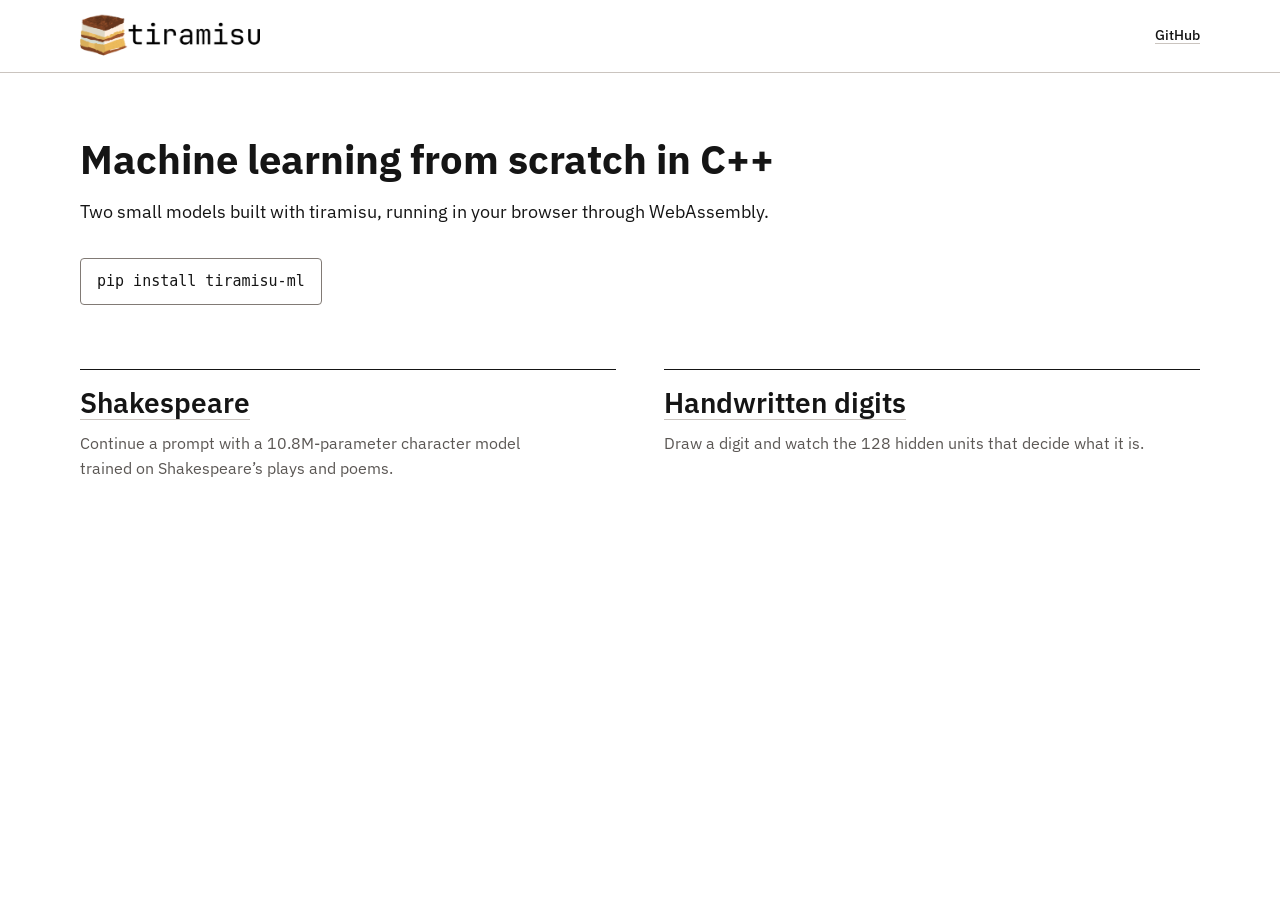
<file: web/static/index.html>
<!DOCTYPE html>
<html lang="en">
<head>
  <meta charset="UTF-8" />
  <meta name="viewport" content="width=device-width, initial-scale=1.0" />
  <meta name="description" content="Browser demos for tiramisu, a machine learning framework written from scratch in C++." />
  <title>tiramisu | browser demos</title>
  <link rel="icon" href="/favicon.ico" sizes="32x32" />
  <link rel="icon" href="/favicon.png" type="image/png" sizes="32x32" />
  <link rel="apple-touch-icon" href="/apple-touch-icon.png" />
  <link rel="preconnect" href="https://fonts.googleapis.com" />
  <link rel="preconnect" href="https://fonts.gstatic.com" crossorigin />
  <link href="https://fonts.googleapis.com/css2?family=IBM+Plex+Sans:wght@400;500;600;700&amp;family=Source+Serif+4:opsz,wght@8..60,400;8..60,600&amp;display=swap" rel="stylesheet" />
  <link rel="stylesheet" href="style.css" />
</head>
<body class="hub-page">
  <header class="site-header">
    <div class="shell site-header-inner">
      <a class="brand-link" href="./" aria-label="tiramisu demos home">
        <img src="wordmark.png" width="210" height="55" alt="tiramisu" />
      </a>
      <a class="header-link" href="https://github.com/dnexdev/tiramisu">GitHub</a>
    </div>
  </header>

  <main class="shell hub-main">
    <section class="hub-intro" aria-labelledby="hub-title">
      <h1 id="hub-title">Machine learning from scratch in C++</h1>
      <p>Two small models built with tiramisu, running in your browser through WebAssembly.</p>
      <pre class="install-command"><code>pip install tiramisu-ml</code></pre>
    </section>

    <nav class="demo-list" aria-label="Browser demos">
      <a class="demo-link demo-link-shakespeare" href="shakespeare/">
        <h2>Shakespeare</h2>
        <p>Continue a prompt with a 10.8M-parameter character model trained on Shakespeare’s plays and poems.</p>
      </a>
      <a class="demo-link demo-link-mnist" href="mnist/">
        <h2>Handwritten digits</h2>
        <p>Draw a digit and watch the 128 hidden units that decide what it is.</p>
      </a>
    </nav>
  </main>
</body>
</html>
</file>
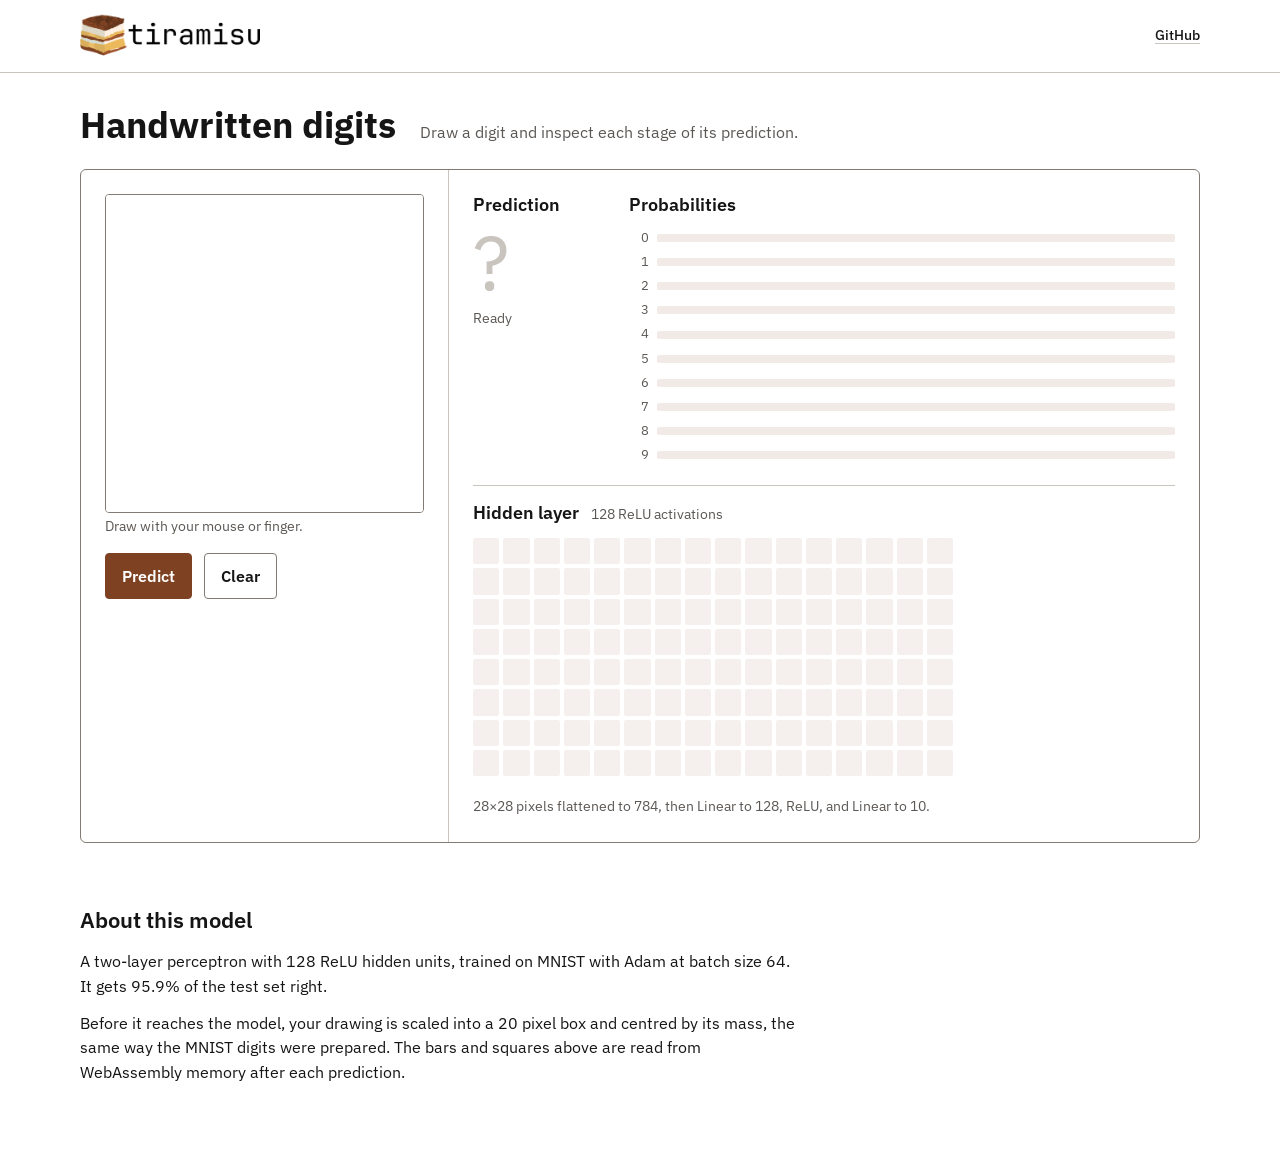
<file: web/static/mnist/index.html>
<!DOCTYPE html>
<html lang="en">
<head>
  <meta charset="UTF-8" />
  <meta name="viewport" content="width=device-width, initial-scale=1.0" />
  <meta name="description" content="Draw a handwritten digit and inspect a tiramisu MLP prediction in your browser." />
  <title>tiramisu | handwritten digits</title>
  <link rel="icon" href="/favicon.ico" sizes="32x32" />
  <link rel="icon" href="/favicon.png" type="image/png" sizes="32x32" />
  <link rel="apple-touch-icon" href="/apple-touch-icon.png" />
  <link rel="preconnect" href="https://fonts.googleapis.com" />
  <link rel="preconnect" href="https://fonts.gstatic.com" crossorigin />
  <link href="https://fonts.googleapis.com/css2?family=IBM+Plex+Sans:wght@400;500;600;700&amp;family=Source+Serif+4:opsz,wght@8..60,400;8..60,600&amp;display=swap" rel="stylesheet" />
  <link rel="stylesheet" href="../style.css" />
</head>
<body>
  <header class="site-header">
    <div class="shell site-header-inner">
      <a class="brand-link" href="../" aria-label="tiramisu demos home">
        <img src="../wordmark.png" width="210" height="55" alt="tiramisu" />
      </a>
      <a class="header-link" href="https://github.com/dnexdev/tiramisu">GitHub</a>
    </div>
  </header>

  <main class="shell demo-page">
    <div class="page-intro">
      <h1>Handwritten digits</h1>
      <p>Draw a digit and inspect each stage of its prediction.</p>
    </div>

    <section class="mnist-tool" aria-label="Handwritten digit classifier">
      <div class="drawing-panel">
        <canvas id="draw-canvas" width="320" height="320" tabindex="0" aria-label="Draw a digit from zero to nine"></canvas>
        <p class="canvas-hint">Draw with your mouse or finger.</p>
        <div class="btn-row canvas-actions">
          <button class="btn-primary" id="predict-btn">Predict</button>
          <button class="btn-secondary" id="clear-canvas-btn">Clear</button>
        </div>
      </div>

      <div class="result-area">
        <section class="prediction" aria-labelledby="prediction-heading">
          <h2 id="prediction-heading">Prediction</h2>
          <span class="prediction-digit is-empty" id="prediction-digit">?</span>
          <span class="prediction-status" id="prediction-status" role="status">Ready</span>
        </section>

        <div class="network-viz" id="network-viz">
          <section class="logits-view" aria-labelledby="logits-heading">
            <h2 id="logits-heading">Probabilities</h2>
            <div class="logits-chart" id="logits-chart" aria-label="Softmax probability for each digit"></div>
          </section>

          <section class="hidden-view" aria-labelledby="hidden-heading">
            <div class="hidden-heading-row">
              <h2 id="hidden-heading">Hidden layer</h2>
              <p>128 ReLU activations</p>
            </div>
            <div class="hidden-strip" id="hidden-strip" aria-label="Hidden layer activations"></div>
          </section>

          <p class="architecture">28×28 pixels flattened to 784, then Linear to 128, ReLU, and Linear to 10.</p>
        </div>
      </div>
    </section>

    <section class="about-model" aria-labelledby="about-mnist">
      <h2 id="about-mnist">About this model</h2>
      <p>A two-layer perceptron with 128 ReLU hidden units, trained on MNIST with Adam at batch size 64. It gets 95.9% of the test set right.</p>
      <p>Before it reaches the model, your drawing is scaled into a 20 pixel box and centred by its mass, the same way the MNIST digits were prepared. The bars and squares above are read from WebAssembly memory after each prediction.</p>
    </section>
  </main>

  <script type="module" src="mnist.js"></script>
</body>
</html>
</file>
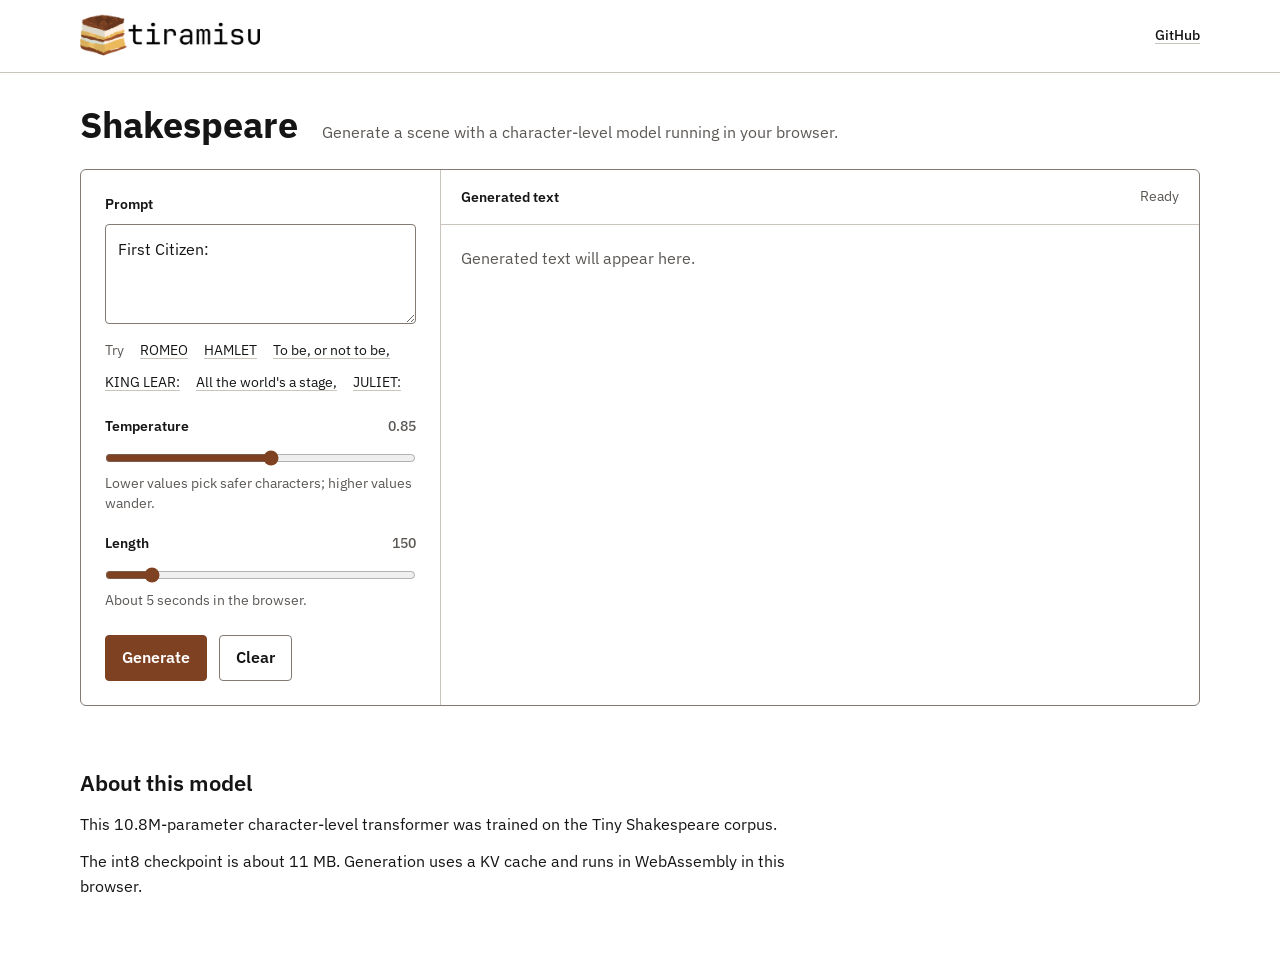
<file: web/static/shakespeare/index.html>
<!DOCTYPE html>
<html lang="en">
<head>
  <meta charset="UTF-8" />
  <meta name="viewport" content="width=device-width, initial-scale=1.0" />
  <meta name="description" content="Generate Shakespearean text in your browser with tiramisu and WebAssembly." />
  <title>tiramisu | Shakespeare</title>
  <link rel="icon" href="/favicon.ico" sizes="32x32" />
  <link rel="icon" href="/favicon.png" type="image/png" sizes="32x32" />
  <link rel="apple-touch-icon" href="/apple-touch-icon.png" />
  <link rel="preconnect" href="https://fonts.googleapis.com" />
  <link rel="preconnect" href="https://fonts.gstatic.com" crossorigin />
  <link href="https://fonts.googleapis.com/css2?family=IBM+Plex+Sans:wght@400;500;600;700&amp;family=Source+Serif+4:opsz,wght@8..60,400;8..60,600&amp;display=swap" rel="stylesheet" />
  <link rel="stylesheet" href="../style.css" />
</head>
<body>
  <header class="site-header">
    <div class="shell site-header-inner">
      <a class="brand-link" href="../" aria-label="tiramisu demos home">
        <img src="../wordmark.png" width="210" height="55" alt="tiramisu" />
      </a>
      <a class="header-link" href="https://github.com/dnexdev/tiramisu">GitHub</a>
    </div>
  </header>

  <main class="shell demo-page">
    <div class="page-intro">
      <h1>Shakespeare</h1>
      <p>Generate a scene with a character-level model running in your browser.</p>
    </div>

    <section class="shakespeare-tool" aria-label="Shakespeare text generator">
      <div class="generator-controls">
        <div class="field">
          <label for="prompt">Prompt</label>
          <textarea id="prompt" rows="3" spellcheck="false">First Citizen:
</textarea>
          <div class="prompts" id="prompt-chips" aria-label="Preset prompts"><span class="prompts-label">Try</span></div>
        </div>

        <div class="field">
          <label class="label-with-value" for="temperature">
            <span>Temperature</span>
            <span class="slider-val" id="temp-val">0.85</span>
          </label>
          <input type="range" id="temperature" min="0.1" max="1.5" step="0.05" value="0.85" />
          <p class="field-hint">Lower values pick safer characters; higher values wander.</p>
        </div>

        <div class="field">
          <label class="label-with-value" for="max-chars">
            <span>Length</span>
            <span class="slider-val" id="chars-val">150</span>
          </label>
          <input type="range" id="max-chars" min="50" max="800" step="50" value="150" />
          <p class="field-hint" id="time-hint">About 5 seconds in the browser.</p>
        </div>

        <div class="btn-row">
          <button class="btn-primary" id="generate-btn">Generate</button>
          <button class="btn-secondary" id="clear-btn">Clear</button>
        </div>
      </div>

      <div class="output-wrap">
        <div class="output-header">
          <h2>Generated text</h2>
          <span class="output-status" id="status" role="status">Ready</span>
        </div>
        <div id="output-text" class="empty">Generated text will appear here.</div>
      </div>
    </section>

    <section class="about-model" aria-labelledby="about-shakespeare">
      <h2 id="about-shakespeare">About this model</h2>
      <p>This 10.8M-parameter character-level transformer was trained on the Tiny Shakespeare corpus.</p>
      <p>The int8 checkpoint is about 11 MB. Generation uses a KV cache and runs in WebAssembly in this browser.</p>
    </section>
  </main>

  <script type="module" src="main.js"></script>
</body>
</html>
</file>
<file: web/static/style.css>
:root {
  --color-ground: #FFFFFF;
  --color-ink: #151515;
  --color-muted: #5B5754;
  --color-line: #CAC4BF;
  --color-field-edge: #817A75;
  --color-cocoa: #7E4223;
  --color-cocoa-dark: #68361D;
  --color-cocoa-soft: #F1EAE6;
  --color-disabled-fill: #DDD8D4;
  --color-disabled-ink: #59534F;
  --color-error: #9B2020;
  --color-highlight: #ECBA5B;
  --color-transparent: transparent;
  --font-ui: "IBM Plex Sans", sans-serif;
  --font-reading: "Source Serif 4", serif;
  --font-code: monospace;
  --container: 1120px;
  --space-1: 4px;
  --space-2: 8px;
  --space-3: 12px;
  --space-4: 16px;
  --space-5: 20px;
  --space-6: 24px;
  --space-8: 32px;
  --space-10: 40px;
  --space-12: 48px;
  --space-16: 64px;
  --space-20: 80px;
  --radius-control: 4px;
  --radius-surface: 6px;
  --control-height: 46px;
  --motion-fast: 120ms;
}

*,
*::before,
*::after {
  box-sizing: border-box;
}

html,
body {
  margin: 0;
  overflow-x: clip;
}

html {
  background: var(--color-ground);
  color-scheme: light;
  scrollbar-color: var(--color-cocoa) var(--color-ground);
}

body {
  min-height: 100%;
  background: var(--color-ground);
  color: var(--color-ink);
  font-family: var(--font-ui);
  font-size: 16px;
  line-height: 1.55;
  text-rendering: optimizeLegibility;
}

::selection {
  background: var(--color-highlight);
  color: var(--color-ink);
}

button,
textarea,
input {
  font: inherit;
}

a {
  color: inherit;
  text-decoration-thickness: 1px;
  text-underline-offset: 3px;
}

button,
a,
textarea,
input,
canvas {
  -webkit-tap-highlight-color: var(--color-transparent);
}

button:focus-visible,
a:focus-visible,
textarea:focus-visible,
input:focus-visible,
canvas:focus-visible {
  outline: 3px solid var(--color-cocoa);
  outline-offset: 3px;
}

[hidden] {
  display: none !important;
}

.shell {
  width: min(calc(100% - var(--space-8)), var(--container));
  margin-inline: auto;
}

.site-header {
  border-bottom: 1px solid var(--color-line);
}

.site-header-inner {
  min-height: 72px;
  display: flex;
  align-items: center;
  justify-content: space-between;
  gap: var(--space-6);
}

.brand-link {
  display: inline-flex;
  align-items: center;
  border-radius: var(--radius-control);
}

.brand-link img {
  display: block;
  width: 180px;
  height: auto;
}

.header-link {
  color: var(--color-ink);
  font-size: 14px;
  font-weight: 500;
  text-decoration: underline;
  text-decoration-color: var(--color-line);
  transition: color var(--motion-fast), text-decoration-color var(--motion-fast);
}

.header-link:hover {
  color: var(--color-cocoa);
  text-decoration-color: var(--color-cocoa);
}

.header-link:active {
  color: var(--color-cocoa-dark);
}

h1,
h2,
p,
pre {
  margin-block: 0;
}

h1,
h2 {
  min-width: 0;
  overflow-wrap: break-word;
}

h1 {
  font-size: 36px;
  font-weight: 700;
  line-height: 1.12;
}

h2 {
  font-size: 22px;
  font-weight: 600;
  line-height: 1.2;
}

.hub-main {
  padding-top: var(--space-16);
  padding-bottom: var(--space-12);
}

.hub-intro {
  max-width: 720px;
}

.hub-intro h1 {
  font-size: 40px;
  text-wrap: balance;
}

.hub-intro p {
  margin-top: var(--space-4);
  font-size: 18px;
  line-height: 1.55;
}

.install-command {
  width: fit-content;
  max-width: 100%;
  margin-top: var(--space-8);
  padding: var(--space-3) var(--space-4);
  overflow-x: auto;
  border: 1px solid var(--color-field-edge);
  border-radius: var(--radius-control);
  background: var(--color-ground);
  font-family: var(--font-code);
  font-size: 15px;
  line-height: 1.4;
}

.demo-list {
  display: grid;
  grid-template-columns: repeat(2, minmax(0, 1fr));
  gap: var(--space-12);
  margin-top: var(--space-16);
  align-items: start;
}

.demo-link {
  display: block;
  padding-top: var(--space-4);
  color: var(--color-ink);
  text-decoration: none;
  border-top: 1px solid var(--color-ink);
  transition: color var(--motion-fast), border-color var(--motion-fast);
}

.demo-link h2 {
  font-size: 28px;
  text-decoration: underline;
  text-decoration-color: var(--color-line);
  text-decoration-thickness: 1px;
  text-underline-offset: 6px;
  transition: text-decoration-color var(--motion-fast);
}

.demo-link p {
  max-width: 48ch;
  margin-top: var(--space-3);
  color: var(--color-muted);
}

.demo-link:hover {
  color: var(--color-cocoa);
  border-top-color: var(--color-cocoa);
}

.demo-link:hover h2 {
  text-decoration-color: var(--color-cocoa);
}

.demo-link:hover p {
  color: var(--color-ink);
}

.demo-link:active {
  color: var(--color-cocoa-dark);
}

.demo-page {
  padding-top: var(--space-8);
  padding-bottom: var(--space-20);
}

.page-intro {
  display: flex;
  align-items: baseline;
  gap: var(--space-6);
  margin-bottom: var(--space-6);
}

.page-intro p {
  color: var(--color-muted);
}

.shakespeare-tool,
.mnist-tool {
  border: 1px solid var(--color-field-edge);
  border-radius: var(--radius-surface);
  background: var(--color-ground);
}

.shakespeare-tool {
  display: grid;
  grid-template-columns: minmax(280px, 360px) minmax(0, 1fr);
  min-height: 470px;
}

.generator-controls {
  padding: var(--space-6);
  border-right: 1px solid var(--color-line);
}

.field + .field {
  margin-top: var(--space-5);
}

label,
.output-header h2,
.hidden-heading-row p,
.canvas-hint,
.field-hint {
  font-size: 14px;
  letter-spacing: 0;
}

label {
  display: block;
  margin-bottom: var(--space-2);
  color: var(--color-ink);
  font-weight: 600;
}

.label-with-value {
  display: flex;
  align-items: baseline;
  justify-content: space-between;
  gap: var(--space-4);
}

.slider-val,
.prediction-digit,
.logit-label {
  font-variant-numeric: tabular-nums;
}

.slider-val {
  color: var(--color-muted);
  font-weight: 500;
}

textarea {
  display: block;
  width: 100%;
  min-height: 82px;
  resize: vertical;
  border: 1px solid var(--color-field-edge);
  border-radius: var(--radius-control);
  background: var(--color-ground);
  color: var(--color-ink);
  padding: var(--space-3);
  caret-color: var(--color-cocoa);
  transition: border-color var(--motion-fast), background-color var(--motion-fast);
}

textarea:hover {
  border-color: var(--color-cocoa);
}

textarea:active {
  border-color: var(--color-cocoa-dark);
}

textarea:disabled {
  background: var(--color-disabled-fill);
  color: var(--color-disabled-ink);
  cursor: not-allowed;
}

.prompts {
  display: flex;
  flex-wrap: wrap;
  align-items: baseline;
  gap: var(--space-1) var(--space-4);
  margin-top: var(--space-3);
}

.prompts-label {
  color: var(--color-muted);
  font-size: 14px;
}

.prompt-chip,
.btn-primary,
.btn-secondary {
  min-height: var(--control-height);
  border-radius: var(--radius-control);
  padding-inline: var(--space-4);
  font-weight: 600;
  cursor: pointer;
  white-space: nowrap;
  transition: background-color var(--motion-fast), color var(--motion-fast), border-color var(--motion-fast), transform var(--motion-fast);
}

.prompt-chip {
  min-height: 28px;
  padding-inline: 0;
  border: 0;
  background: var(--color-transparent);
  color: var(--color-ink);
  font-size: 14px;
  font-weight: 400;
  text-decoration: underline;
  text-decoration-color: var(--color-line);
  text-decoration-thickness: 1px;
  text-underline-offset: 3px;
}

.prompt-chip:hover {
  color: var(--color-cocoa);
  text-decoration-color: var(--color-cocoa);
}

.prompt-chip:active {
  color: var(--color-cocoa-dark);
}

.btn-row {
  display: flex;
  align-items: center;
  gap: var(--space-3);
}

.generator-controls .btn-row {
  margin-top: var(--space-6);
}

.btn-primary {
  border: 1px solid var(--color-cocoa);
  background: var(--color-cocoa);
  color: var(--color-ground);
}

.btn-primary:hover {
  border-color: var(--color-cocoa-dark);
  background: var(--color-cocoa-dark);
}

.btn-secondary {
  border: 1px solid var(--color-field-edge);
  background: var(--color-transparent);
  color: var(--color-ink);
}

.btn-secondary:hover {
  border-color: var(--color-cocoa);
  color: var(--color-cocoa);
}

.btn-primary:active,
.btn-secondary:active {
  transform: translateY(1px);
}

.btn-primary:disabled,
.btn-secondary:disabled,
.prompt-chip:disabled {
  border-color: var(--color-disabled-fill);
  background: var(--color-disabled-fill);
  color: var(--color-disabled-ink);
  cursor: not-allowed;
  transform: none;
}

input[type="range"] {
  display: block;
  width: 100%;
  min-height: 24px;
  margin: 0;
  accent-color: var(--color-cocoa);
  cursor: pointer;
}

input[type="range"]:hover {
  accent-color: var(--color-cocoa-dark);
}

input[type="range"]:active,
input[type="range"]:focus-visible {
  accent-color: var(--color-cocoa-dark);
}

input[type="range"]:disabled {
  accent-color: var(--color-disabled-ink);
  color: var(--color-disabled-ink);
  cursor: not-allowed;
}

.field-hint,
.canvas-hint {
  margin-top: var(--space-1);
  color: var(--color-muted);
  line-height: 1.4;
}

.output-wrap {
  min-width: 0;
  display: grid;
  grid-template-rows: auto minmax(0, 1fr);
}

.output-header {
  display: flex;
  align-items: center;
  justify-content: space-between;
  gap: var(--space-4);
  padding: var(--space-4) var(--space-5);
  border-bottom: 1px solid var(--color-line);
}

.output-header h2 {
  font-weight: 600;
}

.output-status,
.prediction-status {
  color: var(--color-muted);
  font-size: 14px;
}

.output-status.generating,
.output-status.done,
.prediction-status.generating,
.prediction-status.done {
  color: var(--color-muted);
}

.output-status.error,
.prediction-status.error {
  color: var(--color-error);
}

#output-text {
  min-height: 390px;
  padding: var(--space-5);
  overflow-y: auto;
  color: var(--color-ink);
  font-family: var(--font-reading);
  font-size: 19px;
  line-height: 1.7;
  white-space: pre-wrap;
}

#output-text.empty {
  color: var(--color-muted);
  font-family: var(--font-ui);
  font-size: 16px;
}

.cursor {
  display: inline-block;
  width: 2px;
  height: 1em;
  margin-left: var(--space-1);
  background: var(--color-cocoa);
  vertical-align: text-bottom;
  animation: blink 900ms step-end infinite;
}

@keyframes blink {
  0%,
  100% {
    opacity: 1;
  }

  50% {
    opacity: 0;
  }
}

.mnist-tool {
  display: grid;
  grid-template-columns: 368px minmax(0, 1fr);
  min-height: 470px;
}

.drawing-panel {
  padding: var(--space-6);
  border-right: 1px solid var(--color-line);
}

#draw-canvas {
  display: block;
  width: 320px;
  max-width: 100%;
  height: auto;
  aspect-ratio: 1;
  border: 1px solid var(--color-field-edge);
  border-radius: var(--radius-control);
  background: var(--color-ground);
  cursor: crosshair;
  touch-action: none;
  transition: border-color var(--motion-fast);
}

#draw-canvas:hover,
#draw-canvas:active,
#draw-canvas:focus-visible {
  border-color: var(--color-cocoa);
}

.canvas-actions {
  margin-top: var(--space-4);
}

.result-area {
  min-width: 0;
  display: grid;
  grid-template-columns: 132px minmax(0, 1fr);
  grid-auto-rows: min-content;
  gap: var(--space-5) var(--space-6);
  padding: var(--space-6);
  align-content: start;
}

.prediction {
  grid-column: 1;
  grid-row: 1;
}

.prediction h2,
.logits-view h2,
.hidden-view h2 {
  font-size: 18px;
}

.prediction-digit {
  display: block;
  margin-top: var(--space-2);
  color: var(--color-cocoa);
  font-size: 76px;
  font-weight: 700;
  line-height: 1;
}

.prediction-digit.is-empty {
  color: var(--color-line);
  font-weight: 400;
}

.prediction-status {
  display: block;
  margin-top: var(--space-2);
}

.network-viz:not([hidden]) {
  display: contents;
}

.logits-view {
  grid-column: 2;
  grid-row: 1;
  min-width: 0;
}

.logits-chart {
  display: grid;
  gap: var(--space-1);
  margin-top: var(--space-3);
}

.logit-col {
  min-width: 0;
  display: grid;
  grid-template-columns: 20px minmax(0, 1fr);
  align-items: center;
  gap: var(--space-2);
}

.logit-label {
  color: var(--color-muted);
  font-size: 13px;
  text-align: right;
}

.logit-bar {
  height: 8px;
  overflow: hidden;
  border-radius: 2px;
  background: var(--color-cocoa-soft);
}

.logit-fill {
  width: 100%;
  height: 100%;
  background: var(--color-cocoa);
  transform: scaleX(0);
  transform-origin: left center;
  transition: transform 180ms ease-out;
}

.logit-col.winner .logit-label {
  color: var(--color-cocoa);
  font-weight: 700;
}

.hidden-view {
  grid-column: 1 / 3;
  grid-row: 2;
  padding-top: var(--space-4);
  border-top: 1px solid var(--color-line);
}

.hidden-heading-row {
  display: flex;
  align-items: baseline;
  gap: var(--space-3);
}

.hidden-heading-row p {
  color: var(--color-muted);
}

.hidden-strip {
  display: grid;
  grid-template-columns: repeat(16, minmax(0, 1fr));
  gap: var(--space-1);
  max-width: 480px;
  margin-top: var(--space-3);
}

.hidden-cell {
  aspect-ratio: 1;
  border-radius: 2px;
  background: var(--color-cocoa);
  opacity: 0.08;
  transition: opacity 180ms ease-out;
}

.architecture {
  grid-column: 1 / 3;
  grid-row: 3;
  color: var(--color-muted);
  font-size: 14px;
}

.about-model {
  max-width: 72ch;
  margin-top: var(--space-16);
}

.about-model h2 {
  margin-bottom: var(--space-4);
}

.about-model p + p {
  margin-top: var(--space-3);
}

@media (max-width: 800px) {
  .page-intro {
    display: block;
  }

  .page-intro p {
    margin-top: var(--space-2);
  }

  .shakespeare-tool {
    grid-template-columns: minmax(0, 1fr);
  }

  .generator-controls {
    border-right: 0;
    border-bottom: 1px solid var(--color-line);
  }

  .demo-list {
    gap: var(--space-8);
  }

  .mnist-tool {
    grid-template-columns: minmax(0, 1fr) minmax(0, 1fr);
  }

  .result-area {
    grid-template-columns: 88px minmax(0, 1fr);
    gap: var(--space-5) var(--space-4);
  }
}

@media (max-width: 720px) {
  .mnist-tool {
    grid-template-columns: minmax(0, 1fr);
  }

  .drawing-panel {
    border-right: 0;
    border-bottom: 1px solid var(--color-line);
  }

  #draw-canvas {
    width: min(100%, 400px);
  }
}

@media (max-width: 560px) {
  .shell {
    width: min(calc(100% - var(--space-8)), var(--container));
  }

  .site-header-inner {
    min-height: 64px;
  }

  .brand-link img {
    width: 154px;
  }

  h1,
  .hub-intro h1 {
    font-size: 32px;
  }

  .hub-main,
  .demo-page {
    padding-top: var(--space-8);
  }

  .demo-list {
    grid-template-columns: minmax(0, 1fr);
    margin-top: var(--space-12);
  }

  .demo-link h2 {
    font-size: 24px;
  }

  .generator-controls,
  .drawing-panel,
  .result-area {
    padding: var(--space-4);
  }

  .btn-row {
    align-items: stretch;
  }

  .btn-primary,
  .btn-secondary {
    flex: 1;
  }

  #output-text {
    min-height: 240px;
  }

  .result-area {
    grid-template-columns: 100px minmax(0, 1fr);
    gap: var(--space-5) var(--space-4);
  }

  .hidden-strip {
    gap: var(--space-1);
  }

  .hidden-heading-row {
    display: block;
  }

  .hidden-heading-row p {
    margin-top: var(--space-1);
  }
}

@media (prefers-reduced-motion: reduce) {
  *,
  *::before,
  *::after {
    scroll-behavior: auto !important;
    animation-duration: 0.01ms !important;
    animation-iteration-count: 1 !important;
    transition-duration: 0.01ms !important;
  }

  .btn-primary:active,
  .btn-secondary:active {
    transform: none;
  }
}
</file>
